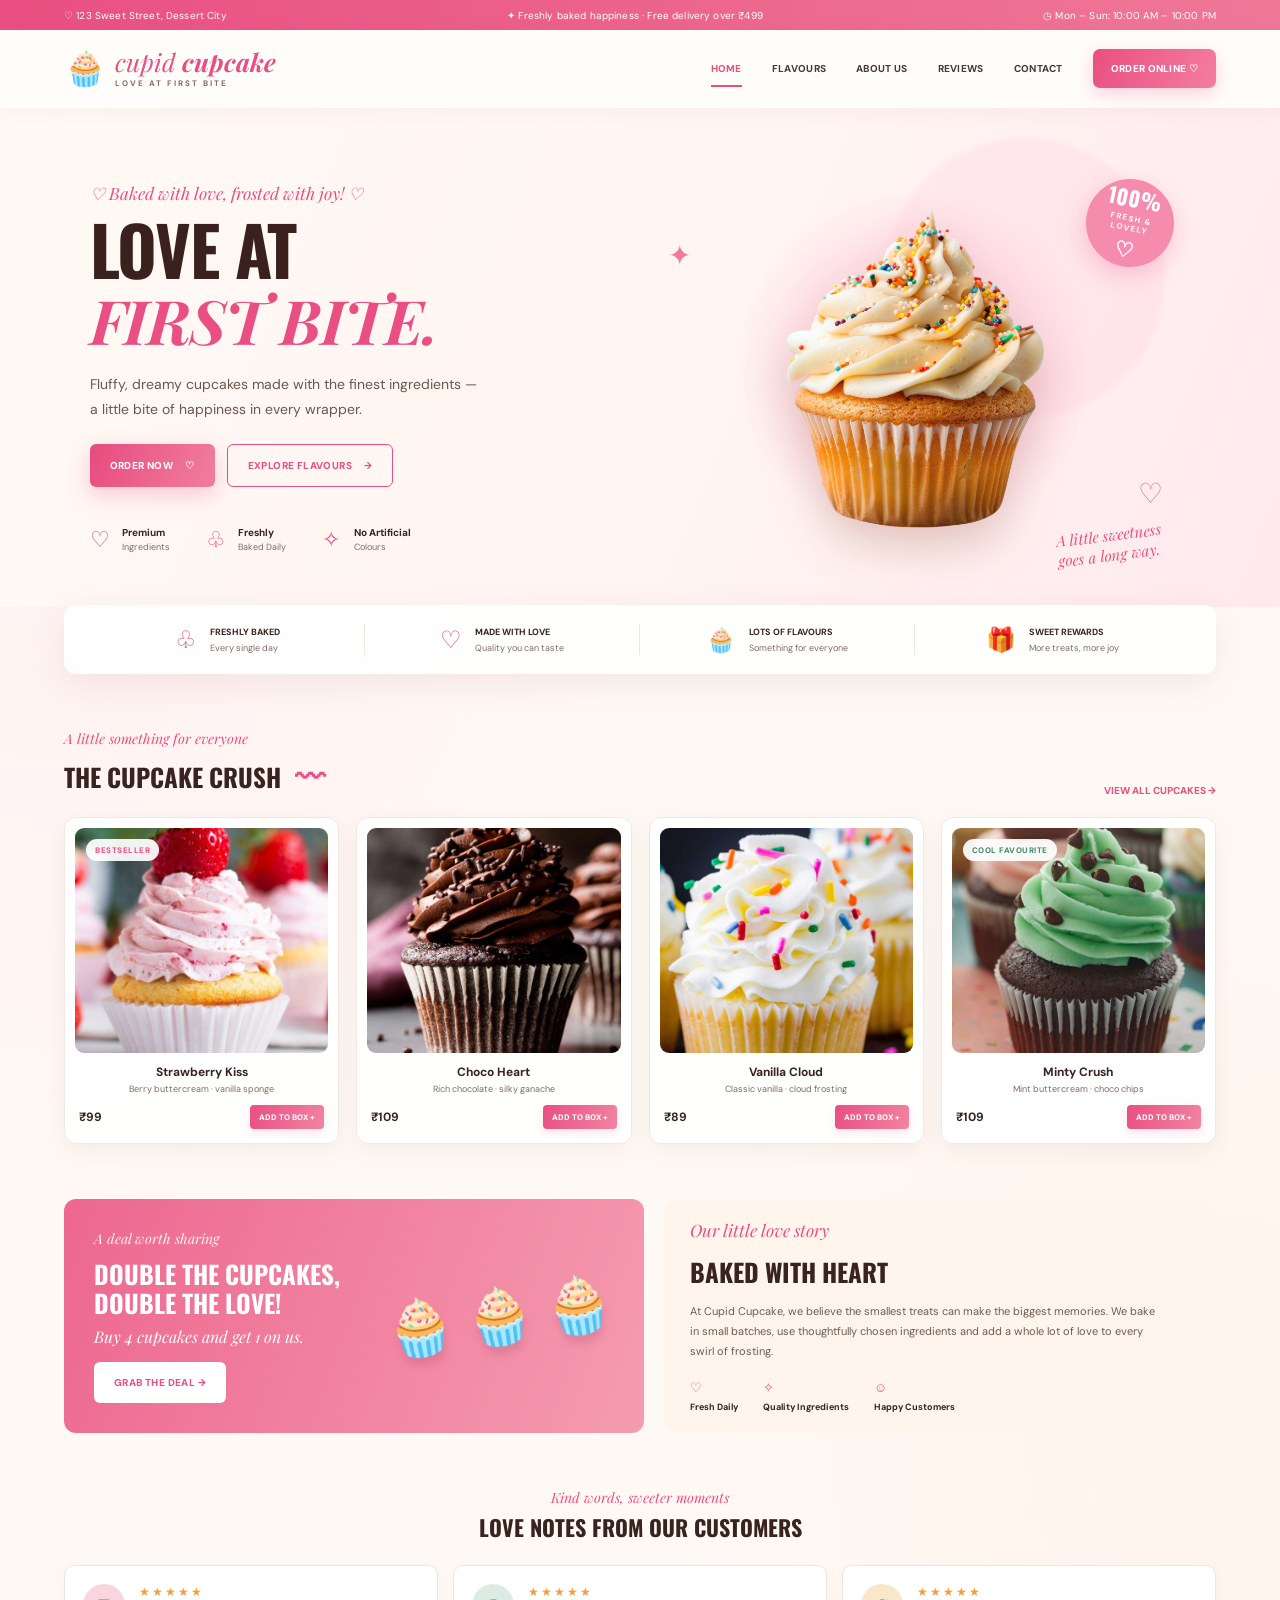
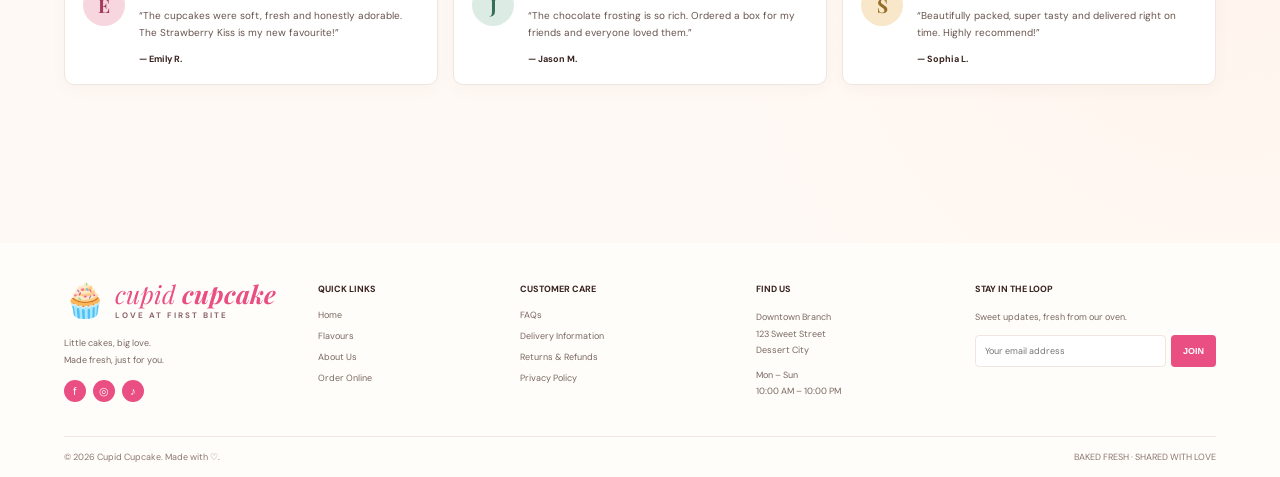
<file: index.html>
<!DOCTYPE html>
<html lang="en">
<head>
  <meta charset="UTF-8">
  <meta name="viewport" content="width=device-width, initial-scale=1.0">
  <meta name="description" content="Cupid Cupcake — little cakes, big love. Freshly baked cupcakes for every sweet moment.">
  <title>Cupid Cupcake | Little Cakes, Big Love</title>
  <link rel="preconnect" href="https://fonts.googleapis.com">
  <link rel="preconnect" href="https://fonts.gstatic.com" crossorigin>
  <link href="https://fonts.googleapis.com/css2?family=DM+Sans:wght@400;500;600;700;800&family=Playfair+Display:ital,wght@0,600;0,700;1,600;1,700&family=Oswald:wght@500;600;700&display=swap" rel="stylesheet">
  <link rel="stylesheet" href="styles.css">
</head>
<body>
  <div class="top-strip">
    <span>♡ 123 Sweet Street, Dessert City</span>
    <span>✦ Freshly baked happiness · Free delivery over ₹499</span>
    <span>◷ Mon – Sun: 10:00 AM – 10:00 PM</span>
  </div>

  <header class="site-header">
    <a class="brand" href="index.html" aria-label="Cupid Cupcake home">
      <span class="brand-mark">🧁</span>
      <span class="brand-name">cupid <b>cupcake</b><small>LOVE AT FIRST BITE</small></span>
    </a>
    <button class="menu-toggle" aria-label="Toggle navigation" aria-expanded="false">☰</button>
    <nav class="main-nav">
      <a class="active" href="#home">HOME</a>
      <a href="#flavors">FLAVOURS</a>
      <a href="#about">ABOUT US</a>
      <a href="#reviews">REVIEWS</a>
      <a href="#contact">CONTACT</a>
      <a class="nav-order" href="order.html">ORDER ONLINE <span>♡</span></a>
    </nav>
  </header>

  <main>
    <section class="hero" id="home">
      <div class="hero-copy reveal">
        <p class="eyebrow">♡ Baked with love, frosted with joy! ♡</p>
        <h1>LOVE AT<br><em>FIRST BITE.</em></h1>
        <p class="hero-description">Fluffy, dreamy cupcakes made with the finest ingredients — a little bite of happiness in every wrapper.</p>
        <div class="hero-actions">
          <a class="button button-primary" href="order.html">ORDER NOW <span>♡</span></a>
          <a class="button button-outline" href="#flavors">EXPLORE FLAVOURS <span>→</span></a>
        </div>
        <div class="hero-perks">
          <div><span>♡</span><b>Premium</b><small>Ingredients</small></div>
          <div><span>♧</span><b>Freshly</b><small>Baked Daily</small></div>
          <div><span>✧</span><b>No Artificial</b><small>Colours</small></div>
        </div>
      </div>
      <div class="hero-art reveal reveal-delay">
        <div class="floating-sticker">100%<small>FRESH &<br>LOVELY</small>♡</div>
        <span class="sparkle sparkle-one">✦</span><span class="sparkle sparkle-two">♡</span>
        <img src="Cupid Cupcake Hero.png" alt="Vanilla cupcake with fluffy white frosting and colourful sprinkles">
        <div class="hero-caption">A little sweetness<br>goes a long way.</div>
      </div>
    </section>

    <section class="benefit-bar reveal" aria-label="Our promises">
      <div><span>♧</span><p><b>FRESHLY BAKED</b><small>Every single day</small></p></div>
      <div><span>♡</span><p><b>MADE WITH LOVE</b><small>Quality you can taste</small></p></div>
      <div><span>🧁</span><p><b>LOTS OF FLAVOURS</b><small>Something for everyone</small></p></div>
      <div><span>🎁</span><p><b>SWEET REWARDS</b><small>More treats, more joy</small></p></div>
    </section>

    <section class="flavours section-wrap" id="flavors">
      <div class="section-heading reveal">
        <div><p class="eyebrow">A little something for everyone</p><h2>THE CUPCAKE CRUSH <span>〰</span></h2></div>
        <a class="text-link" href="order.html">VIEW ALL CUPCAKES →</a>
      </div>
      <div class="flavour-grid">
        <article class="flavour-card reveal"><div class="flavour-photo"><img src="Strawberry Kiss.jpg" alt="Strawberry Kiss cupcake" loading="lazy"><span class="photo-tag">BESTSELLER</span></div><h3>Strawberry Kiss</h3><p>Berry buttercream · vanilla sponge</p><div class="card-bottom"><b>₹99</b><a href="order.html?item=Strawberry%20Kiss">ADD TO BOX +</a></div></article>
        <article class="flavour-card reveal reveal-delay-1"><div class="flavour-photo"><img src="Choco Heart.jpg" alt="Choco Heart cupcake" loading="lazy"></div><h3>Choco Heart</h3><p>Rich chocolate · silky ganache</p><div class="card-bottom"><b>₹109</b><a href="order.html?item=Choco%20Heart">ADD TO BOX +</a></div></article>
        <article class="flavour-card reveal reveal-delay-2"><div class="flavour-photo"><img src="Vanilla Cloud.jpg" alt="Vanilla Cloud cupcake" loading="lazy"></div><h3>Vanilla Cloud</h3><p>Classic vanilla · cloud frosting</p><div class="card-bottom"><b>₹89</b><a href="order.html?item=Vanilla%20Cloud">ADD TO BOX +</a></div></article>
        <article class="flavour-card reveal reveal-delay-3"><div class="flavour-photo"><img src="Minty Crush.webp" alt="Minty Crush cupcake" loading="lazy"><span class="photo-tag mint-tag">COOL FAVOURITE</span></div><h3>Minty Crush</h3><p>Mint buttercream · choco chips</p><div class="card-bottom"><b>₹109</b><a href="order.html?item=Minty%20Crush">ADD TO BOX +</a></div></article>
      </div>
    </section>

    <section class="story-row section-wrap" id="about">
      <div class="deal-panel reveal">
        <div><p class="eyebrow">A deal worth sharing</p><h2>DOUBLE THE CUPCAKES,<br>DOUBLE THE LOVE!</h2><p>Buy 4 cupcakes and get 1 on us.</p><a class="button button-light" href="order.html">GRAB THE DEAL →</a></div>
        <div class="deal-cupcakes">🧁 🧁 🧁</div>
      </div>
      <div class="about-panel reveal reveal-delay">
        <p class="eyebrow">Our little love story</p><h2>BAKED WITH HEART</h2>
        <p>At Cupid Cupcake, we believe the smallest treats can make the biggest memories. We bake in small batches, use thoughtfully chosen ingredients and add a whole lot of love to every swirl of frosting.</p>
        <div class="about-points"><span>♡ <b>Fresh Daily</b></span><span>✧ <b>Quality Ingredients</b></span><span>☺ <b>Happy Customers</b></span></div>
      </div>
    </section>

    <section class="reviews section-wrap" id="reviews">
      <div class="center-heading reveal"><p class="eyebrow">Kind words, sweeter moments</p><h2>LOVE NOTES FROM OUR CUSTOMERS</h2></div>
      <div class="review-grid">
        <article class="review-card reveal"><div class="avatar">E</div><div><div class="stars">★★★★★</div><p>“The cupcakes were soft, fresh and honestly adorable. The Strawberry Kiss is my new favourite!”</p><b>— Emily R.</b></div></article>
        <article class="review-card reveal reveal-delay-1"><div class="avatar avatar-two">J</div><div><div class="stars">★★★★★</div><p>“The chocolate frosting is so rich. Ordered a box for my friends and everyone loved them.”</p><b>— Jason M.</b></div></article>
        <article class="review-card reveal reveal-delay-2"><div class="avatar avatar-three">S</div><div><div class="stars">★★★★★</div><p>“Beautifully packed, super tasty and delivered right on time. Highly recommend!”</p><b>— Sophia L.</b></div></article>
      </div>
    </section>

    <section class="cta-strip reveal"><span>🧁</span><div><h2>Craving something sweet?</h2><p>Send a little love (and cupcakes) to your doorstep.</p></div><a class="button button-light" href="order.html">ORDER ONLINE ♡</a><span>♡</span></section>
  </main>

  <footer id="contact">
    <div class="footer-main">
      <div class="footer-brand"><a class="brand" href="#home"><span class="brand-mark">🧁</span><span class="brand-name">cupid <b>cupcake</b><small>LOVE AT FIRST BITE</small></span></a><p>Little cakes, big love.<br>Made fresh, just for you.</p><div class="socials"><a href="#">f</a><a href="#">◎</a><a href="#">♪</a></div></div>
      <div><h4>QUICK LINKS</h4><a href="#home">Home</a><a href="#flavors">Flavours</a><a href="#about">About Us</a><a href="order.html">Order Online</a></div>
      <div><h4>CUSTOMER CARE</h4><a href="#contact">FAQs</a><a href="#contact">Delivery Information</a><a href="#contact">Returns & Refunds</a><a href="#contact">Privacy Policy</a></div>
      <div><h4>FIND US</h4><p>Downtown Branch<br>123 Sweet Street<br>Dessert City</p><p>Mon – Sun<br>10:00 AM – 10:00 PM</p></div>
      <div><h4>STAY IN THE LOOP</h4><p>Sweet updates, fresh from our oven.</p><form class="newsletter" id="newsletter"><input type="email" placeholder="Your email address" required><button>JOIN</button></form><small id="newsletter-message"></small></div>
    </div>
    <div class="footer-bottom"><span>© 2026 Cupid Cupcake. Made with ♡.</span><span>BAKED FRESH · SHARED WITH LOVE</span></div>
  </footer>
  <script src="script.js"></script>
</body>
</html>
</file>
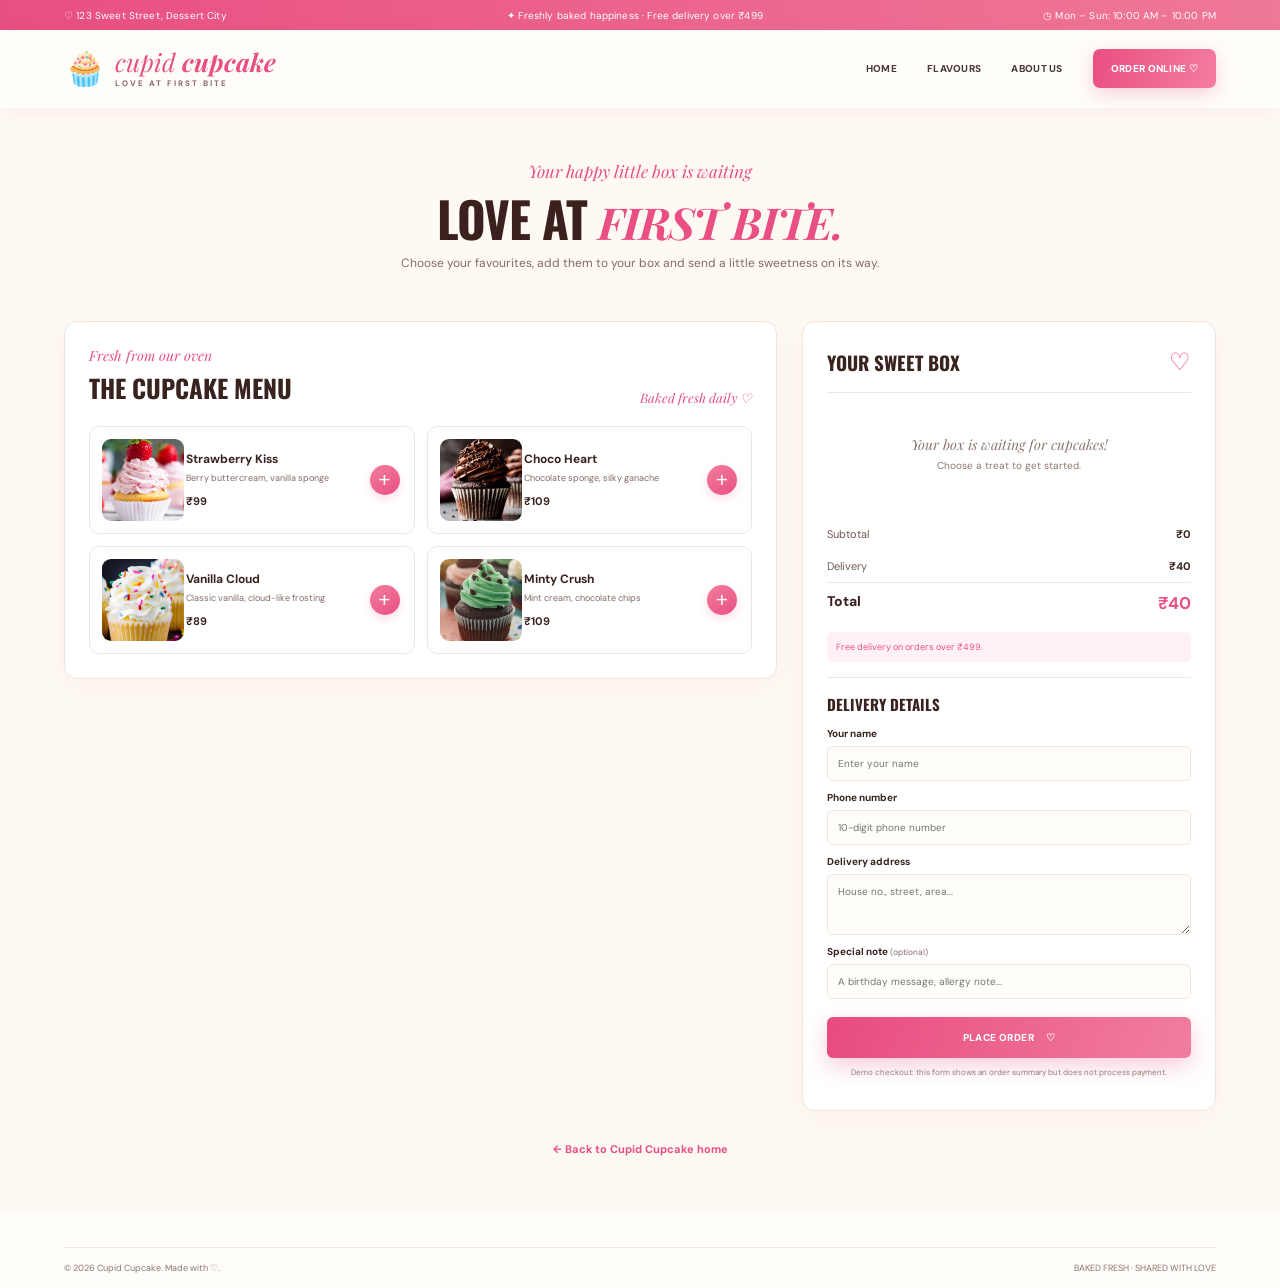
<file: order.html>
<!DOCTYPE html>
<html lang="en">
<head>
  <meta charset="UTF-8">
  <meta name="viewport" content="width=device-width, initial-scale=1.0">
  <title>Order Online | Cupid Cupcake</title>
  <link rel="preconnect" href="https://fonts.googleapis.com">
  <link rel="preconnect" href="https://fonts.gstatic.com" crossorigin>
  <link href="https://fonts.googleapis.com/css2?family=DM+Sans:wght@400;500;600;700;800&family=Playfair+Display:ital,wght@0,600;0,700;1,600&family=Oswald:wght@500;600;700&display=swap" rel="stylesheet">
  <link rel="stylesheet" href="styles.css">
</head>
<body class="order-page">
  <div class="top-strip"><span>♡ 123 Sweet Street, Dessert City</span><span>✦ Freshly baked happiness · Free delivery over ₹499</span><span>◷ Mon – Sun: 10:00 AM – 10:00 PM</span></div>
  <header class="site-header">
    <a class="brand" href="index.html"><span class="brand-mark">🧁</span><span class="brand-name">cupid <b>cupcake</b><small>LOVE AT FIRST BITE</small></span></a>
    <button class="menu-toggle" aria-label="Toggle navigation" aria-expanded="false">☰</button>
    <nav class="main-nav"><a href="index.html#home">HOME</a><a href="index.html#flavors">FLAVOURS</a><a href="index.html#about">ABOUT US</a><a class="nav-order active-order" href="order.html">ORDER ONLINE ♡</a></nav>
  </header>

  <main class="order-main">
    <div class="order-intro reveal"><p class="eyebrow">Your happy little box is waiting</p><h1>LOVE AT <em>FIRST BITE.</em></h1><p>Choose your favourites, add them to your box and send a little sweetness on its way.</p></div>
    <div class="order-layout">
      <section class="order-catalog reveal">
        <div class="section-heading reveal"><div><p class="eyebrow">Fresh from our oven</p><h2>THE CUPCAKE MENU</h2></div><span class="menu-note">Baked fresh daily ♡</span></div>
        <div class="order-grid" id="order-grid">
          <article class="order-item" data-name="Strawberry Kiss" data-price="99"><img class="order-photo" src="Strawberry Kiss.jpg" alt="Strawberry Kiss cupcake" loading="lazy"><div><h3>Strawberry Kiss</h3><p>Berry buttercream, vanilla sponge</p><b>₹99</b></div><button class="add-button" aria-label="Add Strawberry Kiss">+</button></article>
          <article class="order-item" data-name="Choco Heart" data-price="109"><img class="order-photo" src="Choco Heart.jpg" alt="Choco Heart cupcake" loading="lazy"><div><h3>Choco Heart</h3><p>Chocolate sponge, silky ganache</p><b>₹109</b></div><button class="add-button" aria-label="Add Choco Heart">+</button></article>
          <article class="order-item" data-name="Vanilla Cloud" data-price="89"><img class="order-photo" src="Vanilla Cloud.jpg" alt="Vanilla Cloud cupcake" loading="lazy"><div><h3>Vanilla Cloud</h3><p>Classic vanilla, cloud-like frosting</p><b>₹89</b></div><button class="add-button" aria-label="Add Vanilla Cloud">+</button></article>
          <article class="order-item" data-name="Minty Crush" data-price="109"><img class="order-photo" src="Minty Crush.webp" alt="Minty Crush cupcake" loading="lazy"><div><h3>Minty Crush</h3><p>Mint cream, chocolate chips</p><b>₹109</b></div><button class="add-button" aria-label="Add Minty Crush">+</button></article>
        </div>
      </section>
      <aside class="cart-panel reveal reveal-delay">
        <div class="cart-title"><h2>YOUR SWEET BOX</h2><span>♡</span></div>
        <div id="cart-items" class="cart-items"><p class="empty-cart">Your box is waiting for cupcakes!<br><span>Choose a treat to get started.</span></p></div>
        <div class="cart-total"><span>Subtotal</span><b id="subtotal">₹0</b></div>
        <div class="cart-total delivery"><span>Delivery</span><b id="delivery">₹40</b></div>
        <div class="cart-total grand-total"><span>Total</span><b id="total">₹40</b></div>
        <p class="delivery-hint" id="delivery-hint">Free delivery on orders over ₹499.</p>
        <form id="checkout-form" class="checkout-form">
          <h3>DELIVERY DETAILS</h3>
          <label>Your name<input name="customer" type="text" placeholder="Enter your name" required></label>
          <label>Phone number<input name="phone" type="tel" placeholder="10-digit phone number" pattern="[0-9]{10}" required></label>
          <label>Delivery address<textarea name="address" rows="3" placeholder="House no., street, area..." required></textarea></label>
          <label>Special note <small>(optional)</small><input name="note" type="text" placeholder="A birthday message, allergy note..."></label>
          <button class="button button-primary checkout-button" type="submit">PLACE ORDER <span>♡</span></button>
          <p class="checkout-disclaimer">Demo checkout: this form shows an order summary but does not process payment.</p>
        </form>
      </aside>
    </div>
    <div class="order-back"><a href="index.html">← Back to Cupid Cupcake home</a></div>
  </main>
  <footer><div class="footer-bottom"><span>© 2026 Cupid Cupcake. Made with ♡.</span><span>BAKED FRESH · SHARED WITH LOVE</span></div></footer>
  <script src="script.js"></script>
</body>
</html>
</file>
<file: styles.css>
*{box-sizing:border-box} :root{--pink:#e94f82;--pink-dark:#d93670;--rose:#f9d7df;--cream:#fff8f0;--ink:#38231f;--muted:#806b65;--line:#f0e4dc;--mint:#d9f0e5} html{scroll-behavior:smooth}body{margin:0;background:var(--cream);color:var(--ink);font-family:"DM Sans",sans-serif;font-size:14px}.top-strip{height:30px;background:linear-gradient(90deg,#e94f82,#ef7897);color:white;display:flex;align-items:center;justify-content:space-between;padding:0 5%;font-size:10px;letter-spacing:.15px}.site-header{height:78px;background:#fffdf9;display:flex;align-items:center;justify-content:space-between;padding:0 5%;position:sticky;top:0;z-index:20;box-shadow:0 4px 18px #6b37200b}.brand{display:flex;align-items:center;gap:9px;text-decoration:none;color:var(--pink);min-width:170px}.brand-mark{font-size:34px}.brand-name{font-family:"Playfair Display",serif;font-style:italic;font-size:25px;line-height:1}.brand-name b{font-weight:700}.brand-name small{display:block;font:700 8px "DM Sans",sans-serif;letter-spacing:2px;margin-top:4px;color:#8b666d}.main-nav{display:flex;align-items:center;gap:30px}.main-nav a{font-size:10px;font-weight:800;color:#493b37;text-decoration:none;letter-spacing:.3px;position:relative}.main-nav a:hover,.main-nav a.active{color:var(--pink)}.main-nav a.active:after{content:"";position:absolute;bottom:-12px;left:0;width:100%;height:2px;background:var(--pink)}.main-nav .nav-order{background:var(--pink);color:white;padding:13px 18px;border-radius:7px;box-shadow:0 5px 12px #e94f8230}.main-nav .nav-order:after{display:none}.menu-toggle{display:none;border:0;background:none;font-size:25px;color:var(--pink)}.hero{min-height:470px;padding:55px 7% 34px;display:grid;grid-template-columns:1fr 1fr;align-items:center;background:radial-gradient(circle at 77% 43%,#ffe4e7 0,transparent 33%),linear-gradient(110deg,#fff8f0,#fff2eb);overflow:hidden}.hero-copy{max-width:550px}.eyebrow{font-family:"Playfair Display",serif;font-style:italic;color:var(--pink);font-size:17px;margin:0 0 12px}.hero h1,.order-intro h1{font:700 clamp(42px,5.4vw,68px)/.98 "Oswald",sans-serif;letter-spacing:-1.2px;margin:0;color:#3b211d}.hero h1 em,.order-intro h1 em{font-family:"Playfair Display",serif;font-size:.9em;color:var(--pink);font-weight:700}.hero-description{font-size:14px;line-height:1.8;color:#6c5650;max-width:390px;margin:22px 0}.hero-actions{display:flex;gap:12px;flex-wrap:wrap}.button{display:inline-flex;align-items:center;justify-content:center;gap:12px;text-decoration:none;border:0;border-radius:6px;padding:14px 20px;font:800 10px "DM Sans",sans-serif;letter-spacing:.4px;cursor:pointer;transition:.2s}.button:hover,.nav-order:hover{transform:translateY(-2px);filter:brightness(.98)}.button-primary{background:var(--pink);color:white;box-shadow:0 7px 16px #e94f8233}.button-outline{border:1px solid var(--pink);color:var(--pink);background:transparent}.button-light{background:white;color:var(--pink)}.hero-perks{display:flex;gap:36px;margin-top:38px}.hero-perks div{display:grid;grid-template-columns:25px auto;column-gap:7px;align-items:center}.hero-perks span{grid-row:span 2;color:var(--pink);font-size:22px}.hero-perks b{font-size:10px}.hero-perks small{font-size:9px;color:var(--muted)}.hero-art{position:relative;display:flex;justify-content:center;align-items:center;min-height:390px}.hero-art img{width:min(100%,530px);height:410px;object-fit:contain;filter:drop-shadow(0 18px 16px #a65d3930);position:relative;z-index:1}.floating-sticker{position:absolute;right:3%;top:4%;width:88px;height:88px;border-radius:50%;background:#f58bad;color:white;display:flex;flex-direction:column;align-items:center;justify-content:center;font:700 21px "Oswald";transform:rotate(12deg);z-index:2;box-shadow:0 5px 15px #e94f8240}.floating-sticker small{font:700 8px "DM Sans";text-align:center;letter-spacing:1px}.sparkle{position:absolute;color:#f17b9c;font-size:28px}.sparkle-one{left:5%;top:18%}.sparkle-two{right:5%;bottom:15%}.hero-caption{position:absolute;bottom:8px;right:5%;font:italic 15px "Playfair Display";color:var(--pink);transform:rotate(-7deg)}.benefit-bar{margin:-2px auto 0;position:relative;z-index:3;width:90%;background:white;border-radius:12px;box-shadow:0 7px 24px #70412b12;display:grid;grid-template-columns:repeat(4,1fr);padding:18px 25px}.benefit-bar>div{display:flex;align-items:center;justify-content:center;gap:13px;border-right:1px solid var(--line)}.benefit-bar>div:last-child{border:0}.benefit-bar>div>span{font-size:24px;color:var(--pink)}.benefit-bar p{margin:0;display:grid;gap:4px}.benefit-bar b{font-size:9px}.benefit-bar small{font-size:9px;color:var(--muted)}.section-wrap{width:90%;max-width:1300px;margin:55px auto}.section-heading{display:flex;justify-content:space-between;align-items:end;margin-bottom:20px}.section-heading .eyebrow,.center-heading .eyebrow{font-size:14px;margin-bottom:4px}.section-heading h2,.center-heading h2,.about-panel h2{font:700 25px "Oswald";margin:0}.section-heading h2 span{color:var(--pink);font-size:30px;margin-left:8px}.text-link{font-size:10px;font-weight:800;color:var(--pink);text-decoration:none}.flavour-grid{display:grid;grid-template-columns:repeat(6,1fr);gap:14px}.flavour-card{background:white;border:1px solid #f2e9e3;border-radius:10px;overflow:hidden;text-align:center;padding:10px 10px 13px;box-shadow:0 5px 15px #68422a0b;transition:.2s}.flavour-card:hover{transform:translateY(-5px);box-shadow:0 12px 24px #68422a17}.flavour-art{height:112px;border-radius:8px;display:grid;place-items:center;font-size:57px;background:#fde0e5}.chocolate{background:#e9d4c9!important}.vanilla{background:#f8edda!important}.mint{background:#d9eee2!important}.mango{background:#ffedc8!important}.cookies{background:#e2edf3!important}.flavour-card h3{font-size:12px;margin:11px 0 3px}.flavour-card p{font-size:9px;color:var(--muted);margin:0 0 10px}.card-bottom{display:flex;justify-content:space-between;align-items:center;padding:0 4px}.card-bottom b{font-size:12px}.card-bottom a{font-size:8px;font-weight:800;color:white;background:var(--pink);border-radius:4px;padding:7px 9px;text-decoration:none}.story-row{display:grid;grid-template-columns:1.05fr 1fr;gap:20px;margin-top:40px}.deal-panel{min-height:205px;border-radius:12px;padding:27px 30px;background:linear-gradient(110deg,#ed6790,#f59cb0);color:white;display:flex;align-items:center;justify-content:space-between;overflow:hidden}.deal-panel .eyebrow{color:#fff3f6;font-size:14px}.deal-panel h2{font:700 25px/1.15 "Oswald";margin:0 0 8px}.deal-panel p:not(.eyebrow){font:italic 16px "Playfair Display";margin:0 0 15px}.deal-cupcakes{font-size:55px;white-space:nowrap;transform:rotate(-8deg);filter:drop-shadow(0 8px 4px #9b385533)}.about-panel{padding:20px 26px;background:#fff5ec;border-radius:12px}.about-panel h2{margin-bottom:12px}.about-panel>p:not(.eyebrow){font-size:11px;line-height:1.8;color:#6f5a52;max-width:470px}.about-points{display:flex;gap:25px;margin-top:18px;color:var(--pink);font-size:13px}.about-points b{display:block;color:var(--ink);font-size:9px;margin-top:5px}.reviews{margin-top:50px}.center-heading{text-align:center;margin-bottom:22px}.center-heading h2{font-size:22px}.review-grid{display:grid;grid-template-columns:repeat(3,1fr);gap:15px}.review-card{background:white;border:1px solid var(--line);border-radius:10px;padding:18px;display:flex;gap:14px;box-shadow:0 5px 15px #68422a0a}.avatar{flex:0 0 42px;height:42px;border-radius:50%;display:grid;place-items:center;background:#f8d6df;color:#a43b60;font:700 19px "Playfair Display"}.avatar-two{background:#dcece5;color:#376e59}.avatar-three{background:#f8e7c9;color:#956c27}.stars{color:#f1a13b;letter-spacing:2px;font-size:12px}.review-card p{font-size:10px;line-height:1.7;color:#68544d;margin:7px 0}.review-card b{font-size:9px}.cta-strip{width:94%;margin:35px auto 25px;background:linear-gradient(90deg,#e95787,#f28ca8);border-radius:10px;min-height:78px;padding:12px 4%;display:flex;align-items:center;justify-content:space-between;color:white}.cta-strip>span{font-size:35px}.cta-strip h2{font:italic 22px "Playfair Display";margin:0}.cta-strip p{font-size:10px;margin:4px 0 0;color:#fff0f4}.cta-strip .button{min-width:145px}footer{background:#fffdf9;padding:35px 5% 0}.footer-main{display:grid;grid-template-columns:1.3fr 1fr 1.2fr 1.1fr 1.4fr;gap:30px;padding-bottom:28px}.footer-main h4{font-size:9px;margin:5px 0 14px}.footer-main>div>a:not(.brand){display:block;text-decoration:none;color:#796761;font-size:9px;margin:9px 0}.footer-main p{font-size:9px;line-height:1.8;color:#796761}.footer-brand>p{margin:12px 0}.socials{display:flex;gap:7px}.socials a{width:22px;height:22px;border-radius:50%;background:var(--pink);color:white;text-decoration:none;display:grid;place-items:center;font-size:11px}.newsletter{display:flex;gap:5px}.newsletter input{min-width:0;width:100%;border:1px solid var(--line);border-radius:4px;padding:9px;font:9px "DM Sans"}.newsletter button{border:0;background:var(--pink);color:white;font-size:9px;font-weight:800;border-radius:4px;padding:0 12px}.footer-bottom{border-top:1px solid var(--line);padding:14px 0;display:flex;justify-content:space-between;color:#8c7770;font-size:9px}.order-page{background:#fff9f4}.order-main{width:90%;max-width:1300px;margin:0 auto 55px}.order-intro{text-align:center;padding:52px 10px 38px}.order-intro h1{font-size:49px}.order-intro>p:last-child{color:var(--muted);font-size:12px}.order-layout{display:grid;grid-template-columns:1.55fr .9fr;gap:25px;align-items:start}.order-catalog,.cart-panel{background:white;border:1px solid var(--line);border-radius:13px;padding:24px;box-shadow:0 7px 25px #68422a0b}.menu-note{font:italic 13px "Playfair Display";color:var(--pink)}.order-grid{display:grid;grid-template-columns:repeat(2,1fr);gap:12px}.order-item{border:1px solid var(--line);border-radius:10px;padding:12px;display:grid;grid-template-columns:72px 1fr 32px;gap:12px;align-items:center}.order-emoji{width:72px;height:72px;border-radius:9px;background:#fde0e5;display:grid;place-items:center;font-size:35px}.order-item h3{font-size:12px;margin:0 0 5px}.order-item p{font-size:9px;color:var(--muted);margin:0 0 7px}.order-item b{font-size:11px}.add-button{width:30px;height:30px;border:0;border-radius:50%;background:var(--pink);color:white;font-size:21px;cursor:pointer}.add-button:hover{background:var(--pink-dark)}.cart-panel{position:sticky;top:100px}.cart-title{display:flex;justify-content:space-between;align-items:center;border-bottom:1px solid var(--line);padding-bottom:15px}.cart-title h2{font:700 19px "Oswald";margin:0}.cart-title span{font-size:24px;color:var(--pink)}.cart-items{padding:8px 0}.empty-cart{text-align:center;color:#8b7770;font:italic 14px "Playfair Display";padding:20px 0}.empty-cart span{font:10px "DM Sans";line-height:2}.cart-line{display:grid;grid-template-columns:1fr auto;gap:8px;padding:11px 0;border-bottom:1px solid #f4ece7}.cart-line strong{font-size:11px}.cart-line small{display:block;color:var(--muted);font-size:9px;margin-top:4px}.quantity{display:flex;align-items:center;gap:8px}.quantity button{border:1px solid var(--line);background:#fff7f4;color:var(--pink);border-radius:50%;width:22px;height:22px;cursor:pointer}.quantity b{font-size:10px}.cart-total{display:flex;justify-content:space-between;padding:9px 0;font-size:11px;color:#6f5b54}.cart-total b{color:var(--ink)}.delivery{border-bottom:1px solid var(--line)}.grand-total{font-size:14px;font-weight:800;color:var(--ink)}.grand-total b{font-size:17px;color:var(--pink)}.delivery-hint{font-size:9px;color:var(--pink);background:#fff1f4;border-radius:5px;padding:9px}.checkout-form{border-top:1px solid var(--line);padding-top:15px;margin-top:15px}.checkout-form h3{font:700 15px "Oswald";margin:0 0 12px}.checkout-form label{display:block;font-size:10px;font-weight:700;margin:10px 0}.checkout-form label small{font-weight:400;color:var(--muted)}.checkout-form input,.checkout-form textarea{display:block;width:100%;margin-top:6px;border:1px solid var(--line);border-radius:6px;padding:10px;font:10px "DM Sans";background:#fffdfa;resize:vertical}.checkout-button{width:100%;margin-top:8px}.checkout-disclaimer{font-size:8px;line-height:1.5;color:#927e76;text-align:center}.order-back{text-align:center;margin:28px}.order-back a{font-size:11px;color:var(--pink);font-weight:700;text-decoration:none}
@media(max-width:950px){.main-nav{gap:15px}.flavour-grid{grid-template-columns:repeat(3,1fr)}.footer-main{grid-template-columns:repeat(3,1fr)}.order-layout{grid-template-columns:1fr}.cart-panel{position:static}.hero{padding-left:5%;padding-right:5%}}
@media(max-width:650px){.top-strip{height:auto;min-height:28px;justify-content:center;padding:7px 10px}.top-strip span:first-child,.top-strip span:last-child{display:none}.site-header{height:68px;padding:0 5%}.menu-toggle{display:block}.main-nav{display:none;position:absolute;top:68px;left:0;right:0;background:#fffdf9;padding:20px 6%;box-shadow:0 10px 15px #4a2c1c12;flex-direction:column;align-items:flex-start;gap:20px}.main-nav.open{display:flex}.main-nav a.active:after{display:none}.hero{grid-template-columns:1fr;padding:40px 7% 20px;text-align:center}.hero-copy{margin:auto}.hero h1{font-size:47px}.hero-description{margin:18px auto}.hero-actions{justify-content:center}.hero-perks{justify-content:center;gap:17px}.hero-perks div{grid-template-columns:20px auto;text-align:left}.hero-art{min-height:300px;margin-top:10px}.hero-art img{height:310px}.floating-sticker{right:2%;top:0;width:70px;height:70px;font-size:17px}.benefit-bar{grid-template-columns:repeat(2,1fr);gap:15px;padding:17px 10px;width:92%}.benefit-bar>div{border:0;justify-content:flex-start;padding-left:8px}.section-wrap{width:92%;margin:42px auto}.section-heading{align-items:flex-start;gap:12px}.section-heading h2{font-size:21px}.text-link{font-size:8px;white-space:nowrap;padding-top:10px}.flavour-grid{grid-template-columns:repeat(2,1fr);gap:10px}.flavour-art{height:100px}.story-row{grid-template-columns:1fr}.deal-panel{padding:23px 18px}.deal-panel h2{font-size:22px}.deal-cupcakes{font-size:38px}.about-points{gap:15px}.review-grid{grid-template-columns:1fr}.cta-strip{width:92%;gap:10px;padding:15px}.cta-strip>span{font-size:25px}.cta-strip h2{font-size:17px}.cta-strip p{font-size:9px}.cta-strip .button{min-width:105px;padding:12px 9px;font-size:8px}.footer-main{grid-template-columns:repeat(2,1fr);gap:20px}.footer-bottom{gap:10px;flex-direction:column;text-align:center}.order-main{width:92%}.order-intro{padding:40px 0 25px}.order-intro h1{font-size:39px}.order-catalog,.cart-panel{padding:16px}.order-grid{grid-template-columns:1fr}.order-item{grid-template-columns:64px 1fr 30px}.order-emoji{width:64px;height:64px}.menu-note{font-size:10px}}


/* Cupid Cupcake visual refresh */
:root{--pink:#e94f82;--pink-deep:#d93670;--cream:#fff9f5;--line:#f1e5e0}
body{background:radial-gradient(ellipse at 4% 20%,rgba(255,219,231,.28),transparent 34%),radial-gradient(ellipse at 96% 70%,rgba(255,228,205,.24),transparent 32%),#fff9f5}
.site-header{background:rgba(255,253,250,.92);backdrop-filter:blur(14px);border-bottom:1px solid rgba(255,255,255,.8)}
.main-nav .nav-order{background:linear-gradient(110deg,#e94f82,#f47d9f);box-shadow:0 6px 18px #e94f8240;transition:transform .25s,box-shadow .25s}
.main-nav .nav-order:hover{transform:translateY(-2px);box-shadow:0 9px 22px #e94f8259}
.hero{background:linear-gradient(112deg,#fff9f4 0%,#fff5f2 55%,#ffe9ee 100%);position:relative;isolation:isolate}
.hero:before{content:"";position:absolute;width:280px;height:280px;right:9%;top:6%;border-radius:50%;background:rgba(255,202,220,.24);filter:blur(2px);z-index:-1;animation:floatGlow 9s ease-in-out infinite}
.hero-art{position:relative}
.hero-art:before{content:"";position:absolute;width:350px;height:350px;border-radius:50%;background:radial-gradient(circle,rgba(255,255,255,.96),rgba(255,204,220,.5) 48%,transparent 72%);filter:blur(3px);animation:orbPulse 5s ease-in-out infinite}
.hero-art img{position:relative;z-index:1;filter:drop-shadow(0 22px 22px rgba(136,75,49,.23));animation:cupcakeFloat 5s ease-in-out infinite}
.floating-sticker{box-shadow:0 8px 23px #e94f8245;animation:stickerFloat 4s ease-in-out infinite}
.sparkle{animation:sparklePulse 2.6s ease-in-out infinite}
.benefit-bar{background:rgba(255,255,255,.9);backdrop-filter:blur(12px);border:1px solid rgba(255,255,255,.95);box-shadow:0 10px 35px rgba(106,54,58,.09)}
.flavour-grid{grid-template-columns:repeat(4,minmax(0,1fr));gap:17px}
.flavour-card{background:rgba(255,255,255,.94);border:1px solid #f3e7e3;border-radius:12px;padding:10px 10px 14px;box-shadow:0 7px 22px rgba(104,66,42,.07);transition:transform .3s,box-shadow .3s,border-color .3s}
.flavour-card:hover{transform:translateY(-8px);box-shadow:0 16px 34px rgba(211,82,123,.16);border-color:#f4c1d0}
.flavour-photo{height:225px;border-radius:9px;overflow:hidden;position:relative;background:#fff0f3}
.flavour-photo:after{content:"";position:absolute;inset:0;background:linear-gradient(180deg,transparent 65%,rgba(65,30,36,.08));pointer-events:none}
.flavour-photo img{width:100%;height:100%;object-fit:cover;display:block;transition:transform .65s cubic-bezier(.2,.7,.2,1)}
.flavour-card:hover .flavour-photo img{transform:scale(1.07)}
.photo-tag{position:absolute;top:11px;left:11px;z-index:1;background:rgba(255,255,255,.92);border-radius:20px;padding:6px 9px;color:var(--pink);font-size:8px;font-weight:800;letter-spacing:.5px}
.mint-tag{color:#438b6c}
.card-bottom a{background:linear-gradient(110deg,#e94f82,#f184a2);box-shadow:0 4px 10px #e94f8226;transition:transform .2s,box-shadow .2s}
.card-bottom a:hover{transform:translateY(-2px);box-shadow:0 7px 15px #e94f8240}
.order-photo{width:82px;height:82px;border-radius:9px;object-fit:cover;display:block}
.order-item{transition:transform .25s,border-color .25s,box-shadow .25s}
.order-item:hover{transform:translateY(-3px);border-color:#f1b6c9;box-shadow:0 9px 20px #e94f8213}
.add-button{background:linear-gradient(145deg,#f17e9e,#e94f82);box-shadow:0 4px 10px #e94f8233;transition:transform .2s,box-shadow .2s}
.add-button:hover{transform:scale(1.12);box-shadow:0 7px 15px #e94f8255}
.button-primary{background:linear-gradient(110deg,#e84b7f,#f17e9e);box-shadow:0 8px 22px #e94f8248;transition:transform .25s,box-shadow .25s}
.button-primary:hover{box-shadow:0 12px 28px #e94f8266}
.reveal{opacity:0;transform:translateY(24px);transition:opacity .75s ease,transform .75s cubic-bezier(.2,.7,.2,1)}
.reveal.is-visible{opacity:1;transform:translateY(0)}
.reveal-delay{transition-delay:.16s}.reveal-delay-1{transition-delay:.08s}.reveal-delay-2{transition-delay:.16s}.reveal-delay-3{transition-delay:.24s}
@keyframes cupcakeFloat{0%,100%{transform:translateY(0) rotate(-1deg)}50%{transform:translateY(-12px) rotate(1deg)}}
@keyframes floatGlow{0%,100%{transform:translate(0,0)}50%{transform:translate(-22px,18px)}}
@keyframes orbPulse{0%,100%{transform:scale(.96);opacity:.8}50%{transform:scale(1.06);opacity:1}}
@keyframes stickerFloat{0%,100%{transform:translateY(0) rotate(12deg)}50%{transform:translateY(-9px) rotate(17deg)}}
@keyframes sparklePulse{0%,100%{opacity:.4;transform:scale(.8) rotate(0)}50%{opacity:1;transform:scale(1.2) rotate(24deg)}}
@media(prefers-reduced-motion:reduce){*,*:before,*:after{scroll-behavior:auto!important;animation-duration:.01ms!important;animation-iteration-count:1!important;transition-duration:.01ms!important}.reveal{opacity:1;transform:none}}
@media(max-width:950px){.flavour-grid{grid-template-columns:repeat(2,minmax(0,1fr))}.flavour-photo{height:260px}}
@media(max-width:650px){.flavour-grid{grid-template-columns:repeat(2,minmax(0,1fr))}.flavour-photo{height:170px}.order-photo{width:70px;height:70px}}
</file>
